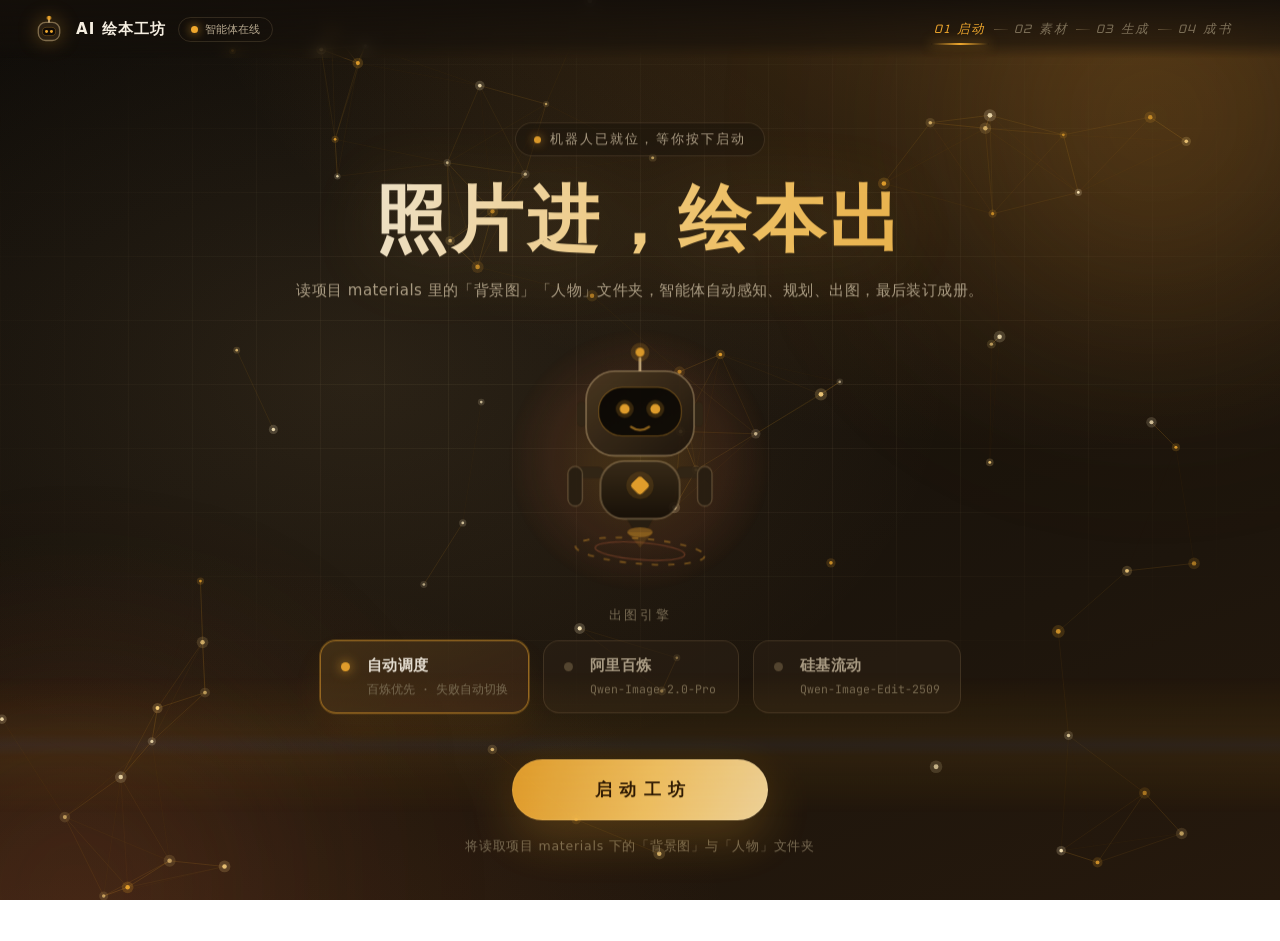
<file: index.html>
<!DOCTYPE html>
<html lang="zh-CN">
<head>
  <meta charset="UTF-8" />
  <!-- GitHub Pages 入口：这里只是跳转，真正的前端在 static/ 目录。
       本地运行时由 FastAPI 直接重定向，不会用到这个文件。 -->
  <meta http-equiv="refresh" content="0; url=static/index.html" />
  <title>AI 绘本工坊</title>
</head>
<body>
  <p>正在进入 <a href="static/index.html">AI 绘本工坊</a>…</p>
</body>
</html>
</file>
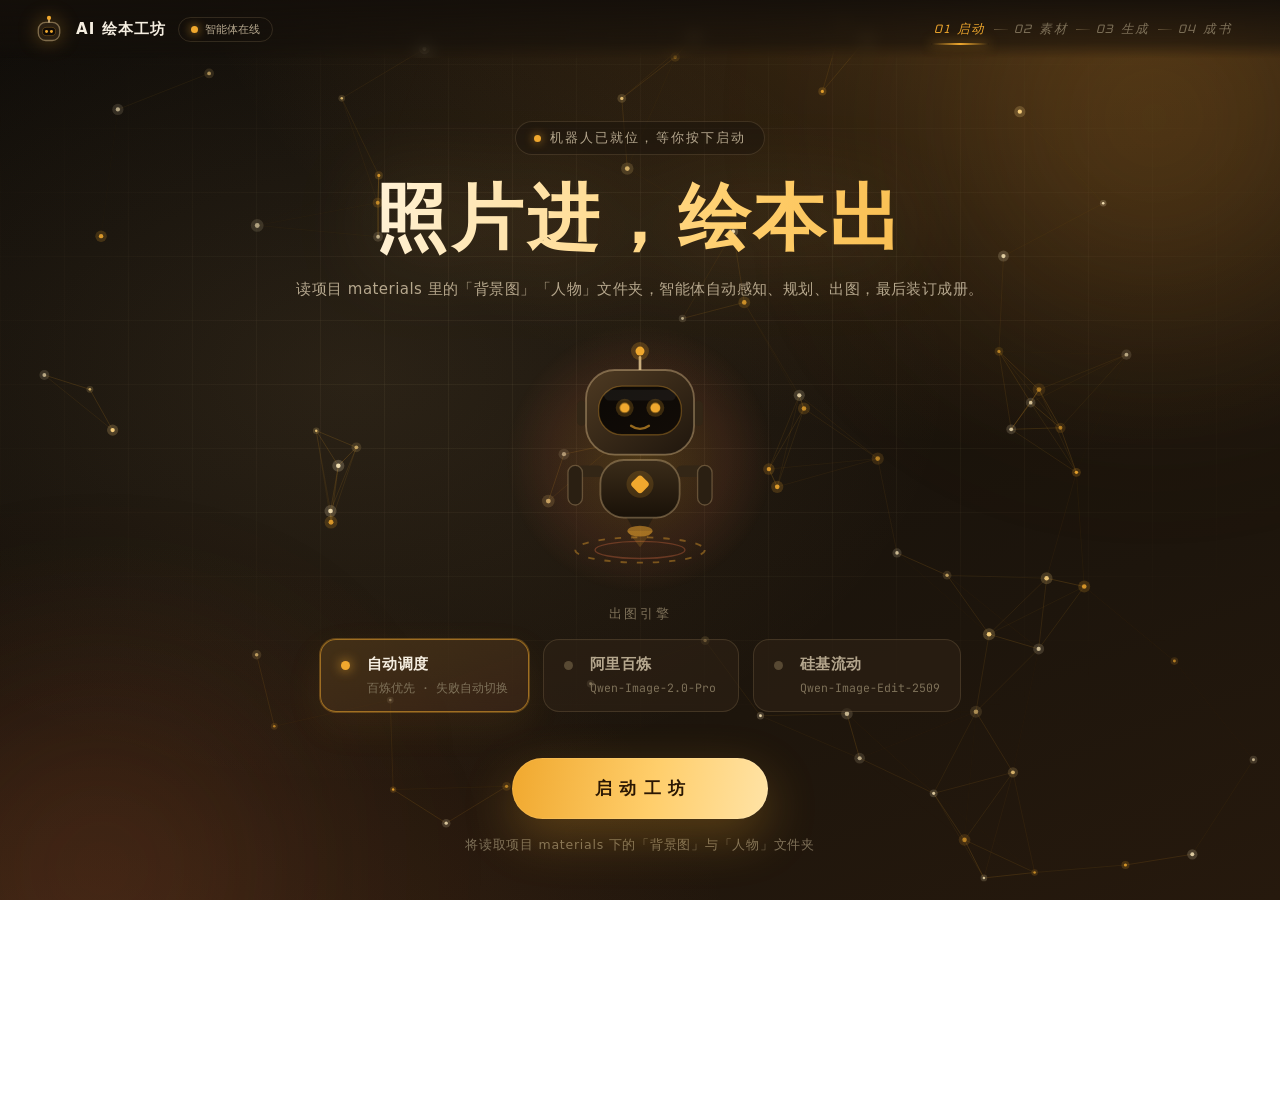
<file: static/index.html>
<!DOCTYPE html>
<html lang="zh-CN">
<head>
  <meta charset="UTF-8" />
  <meta name="viewport" content="width=device-width, initial-scale=1.0" />
  <meta name="theme-color" content="#100D09" />
  <title>AI 绘本工坊 · 照片进，绘本出</title>
  <!-- 内联 SVG 图标：机器人小头像，避免浏览器请求 /favicon.ico 产生 404 -->
  <link rel="icon" href="data:image/svg+xml,<svg xmlns='http://www.w3.org/2000/svg' viewBox='0 0 100 100'><text y='.9em' font-size='90'>🤖</text></svg>" />
  <link rel="stylesheet" href="style.css" />
</head>
<body>
  <!-- 全局背景：极光光斑 + 蓝图网格 + 暖光层（成书时点亮）+ 星链粒子 -->
  <div class="backdrop" aria-hidden="true">
    <div class="aurora aurora-a"></div>
    <div class="aurora aurora-b"></div>
    <div class="blueprint"></div>
    <div class="warmth"></div>
    <canvas class="fx-canvas" id="fxCanvas"></canvas>
  </div>

  <!-- ============ 顶部 HUD：品牌 + 流程步进 ============ -->
  <header class="hud">
    <div class="hud-brand">
      <svg class="hud-bot" viewBox="0 0 36 34" xmlns="http://www.w3.org/2000/svg" fill="none" aria-hidden="true">
        <path d="M18 9 v-4" stroke="rgba(238,206,150,0.85)" stroke-width="2" stroke-linecap="round"/>
        <circle class="antenna-dot" cx="18" cy="3.5" r="2.6" fill="#f0a82e"/>
        <rect x="5" y="9" width="26" height="22" rx="9" fill="#2a1f12" stroke="rgba(236,206,152,0.45)" stroke-width="1.6"/>
        <rect x="10" y="15" width="16" height="10" rx="5" fill="#0f0a06" stroke="rgba(240,168,46,0.3)" stroke-width="1"/>
        <circle cx="15" cy="20" r="1.8" fill="#f0a82e"/>
        <circle cx="21" cy="20" r="1.8" fill="#f0a82e"/>
      </svg>
      <span class="hud-name">AI 绘本工坊</span>
      <span class="hud-status"><i class="led"></i>智能体在线</span>
    </div>
    <nav class="hud-steps" id="hudSteps" aria-label="流程进度">
      <span class="hstep" data-stage="stage-welcome"><i class="hstep-no">01</i><i class="hstep-txt">启动</i></span>
      <span class="hstep" data-stage="stage-loading"><i class="hstep-no">02</i><i class="hstep-txt">素材</i></span>
      <span class="hstep" data-stage="stage-console"><i class="hstep-no">03</i><i class="hstep-txt">生成</i></span>
      <span class="hstep" data-stage="stage-book"><i class="hstep-no">04</i><i class="hstep-txt">成书</i></span>
    </nav>
  </header>

  <main>
  <!-- ============ 阶段一 · 欢迎页 ============ -->
  <section id="stage-welcome" class="stage active">
    <div class="welcome-inner">
      <p class="kicker"><span class="kicker-led"></span>机器人已就位，等你按下启动</p>
      <h1 class="headline">照片进，绘本出</h1>
      <p class="subline">读项目 materials 里的「背景图」「人物」文件夹，智能体自动感知、规划、出图，最后装订成册。</p>

      <!-- 机器人吉祥物：眼睛跟随鼠标 / 悬停挥手 / 点击跳一下 -->
      <div class="hero-bot" id="heroBot" aria-hidden="true">
        <svg class="bot-svg" viewBox="0 0 220 258" xmlns="http://www.w3.org/2000/svg" fill="none">
          <defs>
            <linearGradient id="heroHeadG" x1="0" y1="0" x2="1" y2="1">
              <stop offset="0" stop-color="#4e3a22"/>
              <stop offset="1" stop-color="#1f160d"/>
            </linearGradient>
            <linearGradient id="heroBodyG" x1="0" y1="0" x2="0" y2="1">
              <stop offset="0" stop-color="#3b2c19"/>
              <stop offset="1" stop-color="#191108"/>
            </linearGradient>
            <linearGradient id="heroVisorG" x1="0" y1="0" x2="1" y2="1">
              <stop offset="0" stop-color="#0b0805"/>
              <stop offset="1" stop-color="#120c07"/>
            </linearGradient>
          </defs>

          <!-- 全息底座光环 -->
          <g class="robot-ring">
            <ellipse cx="110" cy="240" rx="72" ry="14" stroke="rgba(240,168,46,0.4)" stroke-width="2" stroke-dasharray="7 11"/>
            <ellipse cx="110" cy="240" rx="50" ry="9.5" stroke="rgba(196,97,60,0.4)" stroke-width="1.5"/>
          </g>

          <!-- 手臂：右臂响应悬停挥手 -->
          <g class="robot-arm robot-arm-left">
            <rect x="38" y="146" width="32" height="13" rx="6.5" fill="#332616"/>
            <rect x="30" y="146" width="16" height="44" rx="8" fill="#2a1f12" stroke="rgba(236,206,152,0.28)" stroke-width="1.5"/>
          </g>
          <g class="robot-arm robot-arm-right">
            <rect x="150" y="146" width="32" height="13" rx="6.5" fill="#332616"/>
            <rect x="174" y="146" width="16" height="44" rx="8" fill="#2a1f12" stroke="rgba(236,206,152,0.28)" stroke-width="1.5"/>
          </g>

          <!-- 悬浮喷口与光束 -->
          <path d="M94 202 h32 l-7 12 h-18 z" fill="#2a1f12"/>
          <ellipse class="jet-flame" cx="110" cy="219" rx="14" ry="6" fill="rgba(240,168,46,0.5)"/>
          <path class="jet-beam" d="M96 219 h28 l-14 18 z" fill="rgba(240,168,46,0.18)"/>

          <!-- 身体与胸口能量核 -->
          <g class="robot-body">
            <rect x="66" y="140" width="88" height="64" rx="26" fill="url(#heroBodyG)" stroke="rgba(236,206,152,0.32)" stroke-width="2"/>
            <circle class="chest-glow" cx="110" cy="167" r="15" fill="rgba(240,168,46,0.16)"/>
            <rect class="chest-gem" x="102" y="159" width="16" height="16" rx="4" transform="rotate(45 110 167)" fill="#f0a82e"/>
          </g>

          <!-- 头部 -->
          <g class="robot-head">
            <path d="M110 40 v-14" stroke="rgba(238,206,150,0.8)" stroke-width="3" stroke-linecap="round"/>
            <circle class="antenna-halo" cx="110" cy="19" r="10" fill="rgba(240,168,46,0.22)"/>
            <circle class="antenna-dot" cx="110" cy="19" r="5" fill="#f0a82e"/>
            <rect x="40" y="74" width="10" height="28" rx="5" fill="#332616"/>
            <rect x="170" y="74" width="10" height="28" rx="5" fill="#332616"/>
            <rect x="50" y="40" width="120" height="94" rx="32" fill="url(#heroHeadG)" stroke="rgba(236,206,152,0.38)" stroke-width="2"/>
            <rect x="64" y="58" width="92" height="54" rx="26" fill="url(#heroVisorG)" stroke="rgba(240,168,46,0.3)" stroke-width="1.5"/>
            <rect class="visor-sheen" x="70" y="62" width="80" height="12" rx="6" fill="rgba(255,255,255,0.05)"/>
            <g class="robot-eye">
              <circle cx="93" cy="82" r="10" fill="rgba(240,168,46,0.2)"/>
              <g class="bot-pupil"><circle cx="93" cy="82" r="5.5" fill="#f0a82e"/></g>
            </g>
            <g class="robot-eye">
              <circle cx="127" cy="82" r="10" fill="rgba(240,168,46,0.2)"/>
              <g class="bot-pupil"><circle cx="127" cy="82" r="5.5" fill="#f0a82e"/></g>
            </g>
            <path d="M100 102 q10 7 20 0" stroke="rgba(240,168,46,0.6)" stroke-width="2.5" stroke-linecap="round"/>
          </g>
        </svg>
      </div>

      <div class="engine-pick">
        <p class="pick-label">出图引擎</p>
        <div class="model-switch" id="modelSwitch" role="group" aria-label="模型切换">
          <button class="model-btn on" data-model="auto">
            <span class="model-led"></span>
            <span class="model-name">自动调度</span>
            <span class="model-desc">百炼优先 · 失败自动切换</span>
          </button>
          <button class="model-btn" data-model="bailian">
            <span class="model-led"></span>
            <span class="model-name">阿里百炼</span>
            <span class="model-desc">Qwen-Image-2.0-Pro</span>
          </button>
          <button class="model-btn" data-model="siliconflow">
            <span class="model-led"></span>
            <span class="model-name">硅基流动</span>
            <span class="model-desc">Qwen-Image-Edit-2509</span>
          </button>
        </div>
      </div>

      <button id="btnLaunch" class="btn-launch">
        <span class="btn-launch-glow"></span>
        <span class="btn-launch-text">启动工坊</span>
      </button>
      <p class="launch-hint">将读取项目 materials 下的「背景图」与「人物」文件夹</p>
    </div>
  </section>

  <!-- ============ 阶段二 · 读取素材 ============ -->
  <section id="stage-loading" class="stage">
    <div class="loading-inner" id="loadingView">
      <div class="scan-stage">
        <div class="radar">
          <span class="radar-sweep"></span>
          <span class="radar-ring radar-ring-a"></span>
          <span class="radar-ring radar-ring-b"></span>
          <!-- 扫描机器人：面罩里有一条上下扫动的扫描线 -->
          <svg class="scan-bot" viewBox="0 0 64 58" xmlns="http://www.w3.org/2000/svg" fill="none" aria-hidden="true">
            <path d="M32 13 v-6" stroke="rgba(238,206,150,0.85)" stroke-width="2.5" stroke-linecap="round"/>
            <circle class="antenna-dot" cx="32" cy="5.5" r="3.5" fill="#f0a82e"/>
            <rect x="10" y="13" width="44" height="38" rx="15" fill="#2a1f12" stroke="rgba(236,206,152,0.45)" stroke-width="2"/>
            <rect x="17" y="22" width="30" height="20" rx="10" fill="#0f0a06" stroke="rgba(240,168,46,0.35)" stroke-width="1"/>
            <g class="robot-eye"><circle cx="27" cy="32" r="3" fill="#f0a82e"/></g>
            <g class="robot-eye"><circle cx="37" cy="32" r="3" fill="#f0a82e"/></g>
            <rect class="bot-scanline" x="19" y="31" width="26" height="2" rx="1" fill="rgba(240,168,46,0.75)"/>
          </svg>
        </div>
      </div>
      <p class="loading-text">正在读取素材<span class="dots"><i>.</i><i>.</i><i>.</i></span></p>
      <!-- 终端风格扫描日志：由 app.js 逐行追加 -->
      <ul class="scan-log" id="scanLog" aria-hidden="true"></ul>
    </div>
    <div class="loading-error hidden" id="loadingError">
      <p class="error-icon">!</p>
      <p class="error-text" id="loadingErrorText"></p>
      <button class="btn-ghost" id="btnBackHome">返回首页</button>
    </div>
  </section>

  <!-- ============ 阶段三 · 生成控制台 ============ -->
  <section id="stage-console" class="stage">
    <div class="console-inner">
      <header class="console-head">
        <div class="console-title">
          <!-- 小机器人头像：天线常亮呼吸，眼睛会眨 -->
          <svg class="bot-avatar" viewBox="0 0 64 58" xmlns="http://www.w3.org/2000/svg" fill="none" aria-hidden="true">
            <path d="M32 13 v-6" stroke="rgba(238,206,150,0.85)" stroke-width="2.5" stroke-linecap="round"/>
            <circle class="antenna-dot" cx="32" cy="5.5" r="3.5" fill="#f0a82e"/>
            <rect x="10" y="13" width="44" height="38" rx="15" fill="#2a1f12" stroke="rgba(236,206,152,0.45)" stroke-width="2"/>
            <rect x="17" y="22" width="30" height="20" rx="10" fill="#0f0a06" stroke="rgba(240,168,46,0.35)" stroke-width="1"/>
            <g class="robot-eye"><circle cx="27" cy="32" r="3" fill="#f0a82e"/></g>
            <g class="robot-eye"><circle cx="37" cy="32" r="3" fill="#f0a82e"/></g>
          </svg>
          <span class="console-name">智能体运行中</span>
          <span class="console-pipe">感知 → 规划 → 出图</span>
        </div>
        <div class="console-meta">
          <span class="meta-chip" id="chipProgress">第 1 / 1 张</span>
          <span class="meta-chip" id="chipModel">自动调度</span>
        </div>
      </header>

      <!-- 逐张任务的时间线，任务卡片由 JS 依次追加 -->
      <div class="timeline" id="timeline"></div>

      <!-- 任务类型询问卡片 -->
      <div class="ask-card hud-frame hidden" id="askCard">
        <p class="ask-title" id="askTitle">第 1 张 · 选择任务类型</p>
        <p class="ask-sub" id="askSub">背景：背景图（一）</p>
        <!-- 本次待传素材预览：背景图 + 人物图 -->
        <div class="ask-preview">
          <figure class="ask-thumb">
            <img id="askBgImg" alt="本次背景图" />
            <figcaption id="askBgName">背景图</figcaption>
          </figure>
          <span class="ask-plus">＋</span>
          <figure class="ask-thumb">
            <img id="askPersonImg" alt="人物参照图" />
            <figcaption id="askPersonName">人物</figcaption>
          </figure>
        </div>
        <textarea id="askExtra" class="ask-extra" rows="2"
          placeholder="可选：补充这一张的额外要求，例如“躲在树后探出头”，留空则由智能体自行安排"></textarea>
        <div class="ask-actions">
          <button class="btn-task btn-task-real" id="btnTaskReal">
            <span class="task-name">真人融合</span>
            <span class="task-desc">真人自然融入背景</span>
          </button>
          <button class="btn-task btn-task-toon" id="btnTaskToon">
            <span class="task-name">卡通形象</span>
            <span class="task-desc">卡通化并保留本人特征</span>
          </button>
        </div>
      </div>

      <!-- 全部生成完毕：装订入口（不自动跳绘本，先让用户看清最后一张） -->
      <div class="book-cta hud-frame hidden" id="bookCta">
        <p class="book-cta-title">全部生成完成</p>
        <p class="book-cta-sub" id="bookCtaCount">已完成 0 张</p>
        <button class="btn-make-book" id="btnMakeBook">生成绘本</button>
      </div>
    </div>
  </section>

  <!-- ============ 阶段四 · 儿童绘本 ============ -->
  <section id="stage-book" class="stage">
    <div class="book-hall">
      <p class="book-caption">
        <!-- 陪读机器人 -->
        <svg class="bot-mini" viewBox="0 0 64 58" xmlns="http://www.w3.org/2000/svg" fill="none" aria-hidden="true">
          <path d="M32 13 v-6" stroke="rgba(238,206,150,0.85)" stroke-width="2.5" stroke-linecap="round"/>
          <circle class="antenna-dot" cx="32" cy="5.5" r="3.5" fill="#f0a82e"/>
          <rect x="10" y="13" width="44" height="38" rx="15" fill="#2a1f12" stroke="rgba(236,206,152,0.45)" stroke-width="2"/>
          <rect x="17" y="22" width="30" height="20" rx="10" fill="#0f0a06" stroke="rgba(240,168,46,0.35)" stroke-width="1"/>
          <g class="robot-eye"><circle cx="27" cy="32" r="3" fill="#f0a82e"/></g>
          <g class="robot-eye"><circle cx="37" cy="32" r="3" fill="#f0a82e"/></g>
        </svg>
        装订完成 · 点右页向后翻，点左页向前翻
      </p>
      <div class="book-scene">
        <div class="book-dust" aria-hidden="true"></div>
        <div class="book" id="book"><!-- 书页由 JS 生成 --></div>
      </div>
      <p class="scroll-hint">继续下滑<span class="scroll-arrow">↓</span></p>
    </div>
    <div class="book-footer">
      <p class="footer-text">对这一册不满意？可以推倒重来，之前的生成结果将作废。</p>
      <button class="btn-regen" id="btnRegen">重新生成</button>
    </div>
  </section>
  </main>

  <!-- 图片放大查看：点击生成结果缩略图打开，点空白或按 Esc 关闭 -->
  <div class="lightbox hidden" id="lightbox" role="dialog" aria-modal="true" aria-label="放大查看生成的图片">
    <button class="lightbox-close" id="lightboxClose" aria-label="关闭放大查看">×</button>
    <img class="lightbox-img" id="lightboxImg" alt="生成结果放大图" />
  </div>

  <script src="app.js"></script>
</body>
</html>
</file>
<file: static/style.css>
/* ==========================================================================
   AI 绘本工坊 · 「暖黑工坊」视觉系统
   --------------------------------------------------------------------------
   概念：机器人经营的夜间工坊，铜金单色系（2026 暖中性色方向）。
   · 阶段一至三 —— 暖黑工坊：暖调近黑底 + 铜金（机器能量）+ 陶土（人物笔触）
   · 阶段四     —— 书本点亮后，整个世界亮起暖金灯光
   字体：Tektur（拉丁标题/数字）· JetBrains Mono（数据标签）· 系统中文
   ========================================================================== */

/* ---------- 字体（取自项目 canvas-design 技能自带 OFL 字体，本地离线） ---------- */
@font-face {
  font-family: "Tektur";
  src: url("assets/fonts/Tektur-Regular.ttf") format("truetype");
  font-weight: 400; font-style: normal; font-display: swap;
}
@font-face {
  font-family: "Tektur";
  src: url("assets/fonts/Tektur-Medium.ttf") format("truetype");
  font-weight: 500 700; font-style: normal; font-display: swap;
}
@font-face {
  font-family: "JetBrains Mono";
  src: url("assets/fonts/JetBrainsMono-Regular.ttf") format("truetype");
  font-weight: 400; font-style: normal; font-display: swap;
}
@font-face {
  font-family: "JetBrains Mono";
  src: url("assets/fonts/JetBrainsMono-Bold.ttf") format("truetype");
  font-weight: 700; font-style: normal; font-display: swap;
}

/* ---------- 设计令牌 ---------- */
:root {
  /* 色板：暖黑 + 铜金单色系 */
  --panel: rgba(48, 36, 22, 0.55);
  --panel-deep: rgba(33, 25, 16, 0.6);
  --line: rgba(236, 206, 152, 0.14);
  --line-strong: rgba(236, 206, 152, 0.32);
  --text: #f5eee1;
  --text-dim: #b5a78e;
  --text-faint: #7e7159;
  --brass: #f0a82e;         /* 主强调：机器 / 状态（铜金） */
  --honey: #ffce6b;         /* 高光过渡：按钮渐变 / 描边 */
  --rust: #c3613c;          /* 次强调：陶土 / 人物 */
  --jade: #7fb394;          /* 完成 / 成功 */
  --cream: #f7e6c4;         /* 成书后的暖光文字 */
  --danger: #e5533d;
  --paper: #f7f1e3;

  /* 字体 */
  --font-body: "HarmonyOS Sans SC", "MiSans", "PingFang SC", "Microsoft YaHei",
               "Noto Sans SC", system-ui, sans-serif;
  --font-display: "Tektur", "HarmonyOS Sans SC", "Microsoft YaHei", sans-serif;
  --font-mono: "JetBrains Mono", "Cascadia Code", Consolas, monospace;

  /* 动效（分级时长 + 减速曲线） */
  --ease-out: cubic-bezier(0.16, 1, 0.3, 1);
  --ease-quart: cubic-bezier(0.25, 1, 0.5, 1);

  /* 布局 */
  --hud-h: 58px;
  --r-lg: 20px;
}

* { margin: 0; padding: 0; box-sizing: border-box; }

/* 底色只画在 html 上：body 不重复画背景，
   避免部分浏览器里 body 背景盖住负层级的背景层（星座粒子） */
html {
  min-height: 100%;
  background: linear-gradient(160deg, #100d09 0%, #16110b 42%, #1d150c 72%, #26190d 100%) fixed;
}
body {
  min-height: 100%;
  color: var(--text);
  font-family: var(--font-body);
  -webkit-font-smoothing: antialiased;
  color-scheme: dark;
}

button { font-family: inherit; cursor: pointer; }
.hidden { display: none !important; }

::selection { background: rgba(240, 168, 46, 0.28); }

/* 键盘可达性：统一焦点环 */
:focus-visible { outline: 2px solid rgba(240, 168, 46, 0.8); outline-offset: 3px; }

/* 滚动条 */
::-webkit-scrollbar { width: 10px; }
::-webkit-scrollbar-track { background: #14100a; }
::-webkit-scrollbar-thumb {
  background: rgba(236, 206, 152, 0.26); border-radius: 999px;
  border: 2px solid #14100a;
}
::-webkit-scrollbar-thumb:hover { background: rgba(240, 168, 46, 0.45); }

/* ==========================================================================
   全局背景层
   ========================================================================== */
.backdrop {
  position: fixed; inset: 0; z-index: -1; overflow: hidden;
  background:
    radial-gradient(1400px 900px at 82% -12%, rgba(214, 138, 46, 0.26), transparent 62%),
    radial-gradient(1100px 720px at 6% 108%, rgba(183, 92, 48, 0.20), transparent 60%),
    radial-gradient(900px 620px at 28% 42%, rgba(233, 189, 120, 0.10), transparent 66%),
    linear-gradient(160deg, #100d09 0%, #16110b 42%, #1d150c 72%, #26190d 100%);
}
.aurora {
  position: absolute; border-radius: 50%; filter: blur(110px);
  z-index: 0;
}
.aurora-a {
  width: 560px; height: 560px; top: -18%; right: -12%;
  background: radial-gradient(circle, rgba(219, 143, 45, 0.32), transparent 68%);
  animation: aurora-drift 22s ease-in-out infinite alternate;
}
.aurora-b {
  width: 460px; height: 460px; bottom: -22%; left: -10%;
  background: radial-gradient(circle, rgba(183, 92, 48, 0.26), transparent 68%);
  animation: aurora-drift 26s ease-in-out -12s infinite alternate-reverse;
}
@keyframes aurora-drift {
  from { transform: translate(0, 0) scale(1); }
  to   { transform: translate(-46px, 38px) scale(1.14); }
}

/* 蓝图网格 */
.blueprint {
  position: absolute; inset: 0; z-index: 1;
  background-image:
    linear-gradient(rgba(236, 206, 152, 0.055) 1px, transparent 1px),
    linear-gradient(90deg, rgba(236, 206, 152, 0.055) 1px, transparent 1px);
  background-size: 64px 64px;
  -webkit-mask-image: radial-gradient(ellipse 85% 65% at 50% 38%, #000 25%, transparent 72%);
  mask-image: radial-gradient(ellipse 85% 65% at 50% 38%, #000 25%, transparent 72%);
}

/* 暖光层：进入绘本阶段时由 body.book-mode 点亮（科技 → 童话的转场） */
.warmth {
  position: absolute; inset: 0; z-index: 2; opacity: 0;
  transition: opacity 1.4s var(--ease-quart);
  background:
    radial-gradient(1200px 800px at 50% 26%, rgba(255, 196, 92, 0.26), transparent 62%),
    radial-gradient(900px 700px at 50% 94%, rgba(255, 150, 92, 0.14), transparent 66%),
    linear-gradient(165deg, rgba(122, 78, 32, 0.42), rgba(138, 82, 48, 0.32));
}
body.book-mode .warmth { opacity: 1; }

/* 星链粒子画布：由 app.js 手绘（与光标连成星座网络）。
   z-index: 3 保证它永远画在其余背景层之上，不会被任何背景层遮住 */
.fx-canvas {
  position: absolute; inset: 0; z-index: 3;
  width: 100%; height: 100%;
  pointer-events: none;
}

/* ==========================================================================
   顶部 HUD：品牌 + 流程步进（01–04 是真实流程顺序）
   ========================================================================== */
.hud {
  position: fixed; top: 0; left: 0; right: 0; z-index: 40;
  height: var(--hud-h);
  display: flex; align-items: center; justify-content: space-between; gap: 16px;
  padding: 0 clamp(16px, 3vw, 34px);
  background: linear-gradient(180deg, rgba(20, 15, 10, 0.92), rgba(20, 15, 10, 0.55) 74%, transparent);
  -webkit-backdrop-filter: blur(8px); backdrop-filter: blur(8px);
}
.hud-brand { display: flex; align-items: center; gap: 12px; min-width: 0; }
.hud-bot {
  width: 30px; height: 28px; flex: none;
  filter: drop-shadow(0 0 10px rgba(240, 168, 46, 0.35));
}
.hud-name { font-size: 15px; font-weight: 700; letter-spacing: 0.07em; white-space: nowrap; }
.hud-status {
  display: inline-flex; align-items: center; gap: 7px; white-space: nowrap;
  font-family: var(--font-mono); font-size: 11px; color: var(--text-dim);
  border: 1px solid var(--line); border-radius: 999px; padding: 4px 12px;
}
.led {
  width: 7px; height: 7px; border-radius: 50%;
  background: var(--brass); box-shadow: 0 0 10px rgba(240, 168, 46, 0.9);
  animation: led-breathe 2.6s ease-in-out infinite;
}
body.book-mode .led { background: var(--cream); box-shadow: 0 0 10px rgba(247, 230, 196, 0.9); }
@keyframes led-breathe {
  0%, 100% { opacity: 1; }
  50%      { opacity: 0.42; }
}

.hud-steps { display: flex; align-items: center; }
.hstep {
  position: relative; display: inline-flex; align-items: baseline; gap: 7px;
  padding: 6px 14px; color: var(--text-faint);
  transition: color 0.3s var(--ease-quart);
}
.hstep:not(:last-child)::after {
  content: ""; position: absolute; right: -8px; top: 50%;
  width: 14px; height: 1px;
  background: linear-gradient(90deg, rgba(236, 206, 152, 0.3), rgba(236, 206, 152, 0.06));
}
.hstep-no { font-family: var(--font-display); font-size: 12px; letter-spacing: 0.1em; }
.hstep-txt { font-size: 12.5px; letter-spacing: 0.12em; }
.hstep.on { color: var(--brass); }
.hstep.on::before {
  content: ""; position: absolute; left: 14%; right: 14%; bottom: -1px; height: 2px;
  border-radius: 2px;
  background: linear-gradient(90deg, transparent, var(--brass), transparent);
  box-shadow: 0 0 12px rgba(240, 168, 46, 0.7);
}
.hstep.done { color: rgba(240, 168, 46, 0.55); }
body.book-mode .hstep.on { color: var(--cream); }
body.book-mode .hstep.on::before {
  background: linear-gradient(90deg, transparent, var(--cream), transparent);
  box-shadow: 0 0 12px rgba(247, 230, 196, 0.7);
}
body.book-mode .hstep.done { color: rgba(247, 230, 196, 0.55); }

/* ==========================================================================
   阶段容器：每次切换播放一次「上电」扫光
   ========================================================================== */
.stage {
  display: none;
  min-height: 100vh;
  padding-top: var(--hud-h);
}
@supports (min-height: 100svh) {
  .stage { min-height: 100svh; }
}
.stage.active { display: block; animation: stage-in 0.55s var(--ease-out) both; }
@keyframes stage-in {
  from { opacity: 0; transform: translateY(16px); }
  to   { opacity: 1; transform: none; }
}
/* 上电扫光：一道能量光带自上而下扫过整屏 */
.stage.active::before {
  content: ""; position: fixed; left: 0; right: 0; top: 0; height: 150px;
  z-index: 30; pointer-events: none;
  background: linear-gradient(180deg,
    transparent,
    rgba(240, 168, 46, 0.13) 42%,
    rgba(255, 255, 255, 0.10) 50%,
    rgba(240, 168, 46, 0.13) 58%,
    transparent);
  animation: power-wipe 1s var(--ease-out) both;
}
@keyframes power-wipe {
  0%   { transform: translateY(-170px); opacity: 0; }
  14%  { opacity: 1; }
  100% { transform: translateY(105vh); opacity: 0; }
}

/* ==========================================================================
   共享组件
   ========================================================================== */

/* HUD 角标框：左上 + 右下两角 */
.hud-frame { position: relative; }
.hud-frame::before, .hud-frame::after {
  content: ""; position: absolute; width: 16px; height: 16px;
  border: 2px solid rgba(240, 168, 46, 0.55); pointer-events: none;
}
.hud-frame::before { top: -2px; left: -2px; border-right: 0; border-bottom: 0; border-radius: 6px 0 0 0; }
.hud-frame::after { bottom: -2px; right: -2px; border-left: 0; border-top: 0; border-radius: 0 0 6px 0; }

/* 幽灵按钮 */
.btn-ghost {
  padding: 12px 40px; border-radius: 999px; font-size: 15px;
  background: transparent; color: var(--text);
  border: 1px solid var(--line-strong); transition: all 0.2s var(--ease-quart);
}
.btn-ghost:hover { border-color: var(--brass); color: var(--brass); }

/* 小按钮 */
.btn-mini {
  padding: 8px 24px; font-size: 13px; border-radius: 999px;
  background: transparent; color: var(--text);
  border: 1px solid var(--line-strong); transition: all 0.2s var(--ease-quart);
}
.btn-mini:hover { border-color: var(--brass); color: var(--brass); }

/* 数据小芯片 */
.meta-chip {
  font-family: var(--font-mono); font-size: 12.5px; color: var(--text-dim);
  padding: 7px 16px; border-radius: 999px;
  background: var(--panel); border: 1px solid var(--line);
}

/* ==========================================================================
   阶段一 · 欢迎页
   ========================================================================== */
#stage-welcome.active { display: flex; align-items: center; justify-content: center; }
.welcome-inner {
  text-align: center; max-width: 780px;
  padding: clamp(36px, 7vh, 84px) 24px 72px;
}

.kicker {
  display: inline-flex; align-items: center; gap: 9px;
  font-size: 13px; color: var(--text-dim); letter-spacing: 0.16em;
  padding: 7px 18px; border-radius: 999px;
  border: 1px solid var(--line); background: rgba(28, 21, 13, 0.55);
}
.kicker-led {
  width: 7px; height: 7px; border-radius: 50%;
  background: var(--brass); box-shadow: 0 0 10px rgba(240, 168, 46, 0.8);
  animation: led-breathe 2.4s ease-in-out infinite;
}

/* 全息标题：工坊唯一的渐变用色处 */
.headline {
  margin-top: 22px;
  font-size: clamp(40px, 6.6vw, 72px); font-weight: 800;
  line-height: 1.14; letter-spacing: 0.05em;
  background: linear-gradient(96deg, #fff4dd 4%, #ffce6b 34%, #f0a82e 66%, #ffe6b8 92%);
  background-size: 190% 100%;
  -webkit-background-clip: text; background-clip: text; color: transparent;
  filter: drop-shadow(0 8px 44px rgba(255, 196, 92, 0.24));
  animation: title-flow 9s ease-in-out infinite alternate;
}
@keyframes title-flow {
  from { background-position: 0% 50%; }
  to   { background-position: 100% 50%; }
}
.subline {
  margin-top: 16px; color: var(--text-dim);
  font-size: 15px; line-height: 1.9; letter-spacing: 0.03em;
}

/* ---------- 机器人吉祥物 ---------- */
.hero-bot {
  position: relative; width: min(198px, 46vw);
  margin: 30px auto 0; cursor: pointer;
  animation: bot-float 4.8s ease-in-out infinite;
}
.hero-bot::before {
  content: ""; position: absolute; left: 50%; top: 54%;
  width: 270px; height: 270px; transform: translate(-50%, -50%);
  pointer-events: none;
  background: radial-gradient(circle,
    rgba(240, 168, 46, 0.20), rgba(196, 97, 60, 0.12) 46%, transparent 70%);
}
.bot-svg { position: relative; display: block; width: 100%; height: auto; }

@keyframes bot-float {
  0%, 100% { transform: translateY(0); }
  50%      { transform: translateY(-12px); }
}

/* 头部轻微浮动，让机器人看起来是「活的」 */
.robot-head {
  transform-box: fill-box; transform-origin: center;
  animation: head-bob 5.2s ease-in-out infinite;
}
@keyframes head-bob {
  0%, 100% { transform: translateY(0); }
  50%      { transform: translateY(-2.5px); }
}

/* 眼睛：长时间睁着，偶尔眨一下；瞳孔由 JS 跟随鼠标 */
.robot-eye {
  transform-box: fill-box; transform-origin: center;
  animation: bot-blink 5.6s infinite;
}
@keyframes bot-blink {
  0%, 91%, 100% { transform: scaleY(1); }
  93%, 95%      { transform: scaleY(0.12); }
}
.bot-pupil { will-change: transform; }

/* 天线：呼吸光点 */
.antenna-dot { animation: antenna-blink 2.4s ease-in-out infinite; }
@keyframes antenna-blink {
  0%, 100% { opacity: 1; }
  50%      { opacity: 0.35; }
}
.antenna-halo {
  transform-box: fill-box; transform-origin: center;
  animation: antenna-halo 2.4s ease-in-out infinite;
}
@keyframes antenna-halo {
  0%, 100% { transform: scale(1); opacity: 0.85; }
  50%      { transform: scale(1.55); opacity: 0.2; }
}

/* 全息底座 / 胸口能量核 / 悬浮喷口 */
.robot-ring {
  transform-box: fill-box; transform-origin: center;
  animation: ring-spin 16s linear infinite;
}
@keyframes ring-spin { to { transform: rotate(360deg); } }

.chest-glow {
  transform-box: fill-box; transform-origin: center;
  animation: chest-pulse 3s ease-in-out infinite;
}
@keyframes chest-pulse {
  0%, 100% { transform: scale(1); opacity: 0.9; }
  50%      { transform: scale(1.4); opacity: 0.4; }
}
.jet-flame {
  transform-box: fill-box; transform-origin: center;
  animation: jet-flicker 1.4s ease-in-out infinite;
}
.jet-beam {
  transform-box: fill-box; transform-origin: top;
  animation: beam-flicker 1.4s ease-in-out infinite;
}
@keyframes jet-flicker {
  0%, 100% { transform: scaleY(1); opacity: 0.85; }
  50%      { transform: scaleY(0.55); opacity: 0.4; }
}
@keyframes beam-flicker {
  0%, 100% { transform: scaleY(1); opacity: 1; }
  50%      { transform: scaleY(0.72); opacity: 0.5; }
}

/* 面罩内周期性扫过的一道高光 */
.visor-sheen {
  transform-box: fill-box; transform-origin: top;
  animation: visor-sheen 4.6s ease-in-out infinite;
}
@keyframes visor-sheen {
  0%, 16%   { transform: translateY(0); opacity: 0; }
  24%       { opacity: 0.9; }
  44%, 100% { transform: translateY(34px); opacity: 0; }
}

/* 悬停打招呼：右臂挥三下 */
.robot-arm-right { transform-box: fill-box; transform-origin: 42% 4%; }
.hero-bot:hover .robot-arm-right { animation: bot-wave 0.7s ease-in-out 3; }
@keyframes bot-wave {
  0%, 100% { transform: rotate(0deg); }
  50%      { transform: rotate(-24deg); }
}

/* 点击彩蛋：跳一下 + 能量核闪亮 */
.hero-bot.hop { animation: bot-hop 0.85s var(--ease-out); }
@keyframes bot-hop {
  0%   { transform: translateY(0); }
  22%  { transform: translateY(-26px) scale(1.02); }
  46%  { transform: translateY(0); }
  62%  { transform: translateY(-10px); }
  82%  { transform: translateY(0); }
  100% { transform: translateY(0); }
}
.hero-bot.hop .chest-gem { animation: gem-flash 0.85s var(--ease-out); }
@keyframes gem-flash {
  0%, 100% { filter: none; }
  30%      { filter: drop-shadow(0 0 14px rgba(240, 168, 46, 1)); }
}

/* ---------- 引擎选择 ---------- */
.engine-pick { margin: 40px auto 0; }
.pick-label {
  font-size: 12.5px; color: var(--text-faint);
  letter-spacing: 0.22em; margin-bottom: 16px;
}
.model-switch { display: flex; gap: 14px; justify-content: center; flex-wrap: wrap; }
.model-btn {
  position: relative; display: flex; flex-direction: column; gap: 6px;
  text-align: left; min-width: 196px; padding: 15px 20px 15px 46px;
  border-radius: 16px; color: var(--text-dim);
  background: var(--panel); border: 1px solid var(--line);
  -webkit-backdrop-filter: blur(10px); backdrop-filter: blur(10px);
  transition: border-color 0.25s var(--ease-quart), transform 0.25s var(--ease-quart),
              box-shadow 0.25s var(--ease-quart), color 0.25s;
}
.model-btn:hover { transform: translateY(-2px); border-color: var(--line-strong); }
.model-led {
  position: absolute; left: 20px; top: 21px;
  width: 9px; height: 9px; border-radius: 50%;
  background: rgba(236, 206, 152, 0.25);
  transition: background 0.25s, box-shadow 0.25s;
}
.model-btn.on {
  color: var(--text);
  border-color: rgba(240, 168, 46, 0.55);
  background: linear-gradient(160deg, rgba(240, 168, 46, 0.12), rgba(196, 97, 60, 0.08)), var(--panel);
  box-shadow: 0 0 0 1px rgba(240, 168, 46, 0.3), 0 14px 38px rgba(240, 168, 46, 0.08);
}
.model-btn.on .model-led {
  background: var(--brass); box-shadow: 0 0 12px rgba(240, 168, 46, 0.9);
}
.model-name { font-size: 15px; font-weight: 600; letter-spacing: 0.04em; }
.model-desc { font-family: var(--font-mono); font-size: 11.5px; color: var(--text-faint); }

/* ---------- 启动按钮 ---------- */
.btn-launch {
  position: relative; margin-top: 46px;
  padding: 19px 76px; border: none; border-radius: 999px;
  font-size: 17px; font-weight: 700; letter-spacing: 0.42em; text-indent: 0.42em;
  color: #2a1703;
  background: linear-gradient(100deg, var(--brass), var(--honey) 55%, #ffe3a6);
  box-shadow: 0 18px 50px rgba(240, 168, 46, 0.28), inset 0 0 0 1px rgba(255, 255, 255, 0.08);
  transition: transform 0.22s var(--ease-out), box-shadow 0.22s var(--ease-out);
  overflow: hidden;
}
.btn-launch::after {
  content: ""; position: absolute; inset: -3px; border-radius: 999px;
  border: 1px solid rgba(240, 168, 46, 0.4);
  animation: ring-breathe 2.8s ease-in-out infinite;
  pointer-events: none;
}
@keyframes ring-breathe {
  0%, 100% { opacity: 0.25; transform: scale(1); }
  50%      { opacity: 0.8;  transform: scale(1.02); }
}
.btn-launch:hover {
  transform: translateY(-3px);
  box-shadow: 0 26px 64px rgba(240, 168, 46, 0.36), inset 0 0 0 1px rgba(255, 255, 255, 0.14);
}
.btn-launch:active { transform: translateY(0) scale(0.985); }
.btn-launch-glow {
  position: absolute; inset: 0;
  background: linear-gradient(115deg, transparent 30%, rgba(255, 255, 255, 0.55) 50%, transparent 70%);
  transform: translateX(-120%);
  animation: sheen 3.2s ease-in-out infinite;
}
@keyframes sheen {
  0%, 60% { transform: translateX(-120%); }
  100%    { transform: translateX(120%); }
}
.btn-launch-text { position: relative; }
.launch-hint {
  margin-top: 18px; font-size: 12.5px; color: var(--text-faint);
  letter-spacing: 0.06em;
}

/* ==========================================================================
   阶段二 · 读取素材（雷达扫描 + 终端日志）
   ========================================================================== */
#stage-loading.active { display: flex; align-items: center; justify-content: center; }
.loading-inner { text-align: center; padding: 24px; }

.scan-stage { width: 216px; height: 216px; margin: 0 auto 30px; }
.radar { position: relative; width: 100%; height: 100%; display: grid; place-items: center; }
/* 旋转雷达扫描扇面 */
.radar-sweep {
  position: absolute; inset: 0; border-radius: 50%;
  background: conic-gradient(from 0deg, rgba(240, 168, 46, 0.18), transparent 28%);
  animation: spin 2.6s linear infinite;
}
/* 外圈亮弧（用遮罩把圆环抠出来） */
.radar-ring-a {
  position: absolute; inset: 0; border-radius: 50%;
  background: conic-gradient(from 0deg, rgba(240, 168, 46, 0.9), transparent 24%);
  -webkit-mask: radial-gradient(farthest-side, transparent calc(100% - 3px), #000 calc(100% - 2px));
  mask: radial-gradient(farthest-side, transparent calc(100% - 3px), #000 calc(100% - 2px));
  animation: spin 2.2s linear infinite;
}
/* 内圈虚线轨道 */
.radar-ring-b {
  position: absolute; inset: 18%; border-radius: 50%;
  border: 1.5px dashed rgba(196, 97, 60, 0.35);
  animation: spin 9s linear infinite reverse;
}
.scan-bot {
  position: relative; width: 72px; height: auto;
  filter: drop-shadow(0 0 14px rgba(240, 168, 46, 0.35));
}
.bot-scanline {
  transform-box: fill-box; transform-origin: center;
  animation: bot-scan 1.7s ease-in-out infinite alternate;
}
@keyframes bot-scan {
  from { transform: translateY(-5px); }
  to   { transform: translateY(5px); }
}
@keyframes spin { to { transform: rotate(360deg); } }

.loading-text { font-size: 19px; letter-spacing: 0.2em; color: var(--text); }
.dots i { font-style: normal; animation: blink 1.4s infinite; }
.dots i:nth-child(2) { animation-delay: 0.2s; }
.dots i:nth-child(3) { animation-delay: 0.4s; }
@keyframes blink { 0%, 60%, 100% { opacity: 0.15; } 30% { opacity: 1; } }

/* 终端风格扫描日志 */
.scan-log {
  margin: 22px auto 0; min-height: 78px;
  display: flex; flex-direction: column; align-items: center; gap: 8px;
  list-style: none;
  font-family: var(--font-mono); font-size: 12.5px; color: var(--text-dim);
}
.scan-log li {
  display: inline-flex; align-items: center; gap: 10px;
  animation: log-in 0.4s var(--ease-out) both;
}
.scan-log li::before { content: "▸"; color: rgba(240, 168, 46, 0.75); }
@keyframes log-in {
  from { opacity: 0; transform: translateY(8px); }
  to   { opacity: 1; transform: none; }
}

.loading-error { text-align: center; max-width: 520px; padding: 0 24px; }
.error-icon {
  width: 60px; height: 60px; line-height: 56px; margin: 0 auto 24px;
  border-radius: 50%; border: 2px solid var(--danger);
  color: var(--danger); font-size: 30px; font-weight: 700;
}
.error-text { color: var(--text-dim); line-height: 1.8; margin-bottom: 30px; }

/* ==========================================================================
   阶段三 · 生成控制台
   ========================================================================== */
.console-inner { max-width: 900px; margin: 0 auto; padding: 46px 24px 130px; }

.console-head {
  display: flex; justify-content: space-between; align-items: center;
  margin-bottom: 40px; flex-wrap: wrap; gap: 14px;
}
.console-title { display: flex; align-items: center; gap: 12px; flex-wrap: wrap; }
.bot-avatar {
  width: 38px; height: 34px; flex: none;
  filter: drop-shadow(0 0 10px rgba(240, 168, 46, 0.35));
}
.console-name { font-size: 19px; font-weight: 700; letter-spacing: 0.04em; }
.console-pipe {
  font-family: var(--font-mono); font-size: 12px; color: var(--text-faint);
  letter-spacing: 0.14em; padding-left: 14px;
  border-left: 1px solid rgba(236, 206, 152, 0.18);
}
.console-meta { display: flex; gap: 10px; }

/* 任务卡片时间线 */
.timeline { display: flex; flex-direction: column; gap: 26px; }

.job-card {
  position: relative; overflow: hidden;
  border-radius: var(--r-lg); padding: 26px 30px;
  background: linear-gradient(165deg, rgba(52, 39, 24, 0.5), rgba(33, 25, 16, 0.62));
  border: 1px solid var(--line);
  -webkit-backdrop-filter: blur(10px); backdrop-filter: blur(10px);
  animation: stage-in 0.5s var(--ease-out) both;
}
/* 运行中：顶边能量光束来回扫描 */
.job-card.running {
  border-color: rgba(240, 168, 46, 0.3);
  box-shadow: 0 0 34px rgba(240, 168, 46, 0.07), inset 0 0 0 1px rgba(240, 168, 46, 0.05);
}
.job-card.running::after {
  content: ""; position: absolute; top: 0; left: -45%; width: 42%; height: 2px;
  background: linear-gradient(90deg, transparent, var(--brass), transparent);
  box-shadow: 0 0 14px rgba(240, 168, 46, 0.8);
  animation: card-scan 2.4s cubic-bezier(0.45, 0.05, 0.55, 0.95) infinite;
}
@keyframes card-scan {
  0%   { left: -45%; }
  100% { left: 103%; }
}
.job-card.done { border-color: rgba(127, 179, 148, 0.45); }
.job-card.failed { border-color: rgba(229, 83, 61, 0.38); }

.job-head {
  display: flex; justify-content: space-between; align-items: center;
  gap: 12px; flex-wrap: wrap; margin-bottom: 24px;
}
.job-title { font-size: 16px; font-weight: 600; letter-spacing: 0.04em; }
.job-badge {
  font-family: var(--font-mono); font-size: 12px;
  padding: 5px 14px; border-radius: 999px;
  border: 1px solid rgba(196, 97, 60, 0.4); color: var(--rust);
}
.job-badge.ok { border-color: rgba(127, 179, 148, 0.55); color: var(--jade); }
.job-badge.bad { border-color: rgba(229, 83, 61, 0.5); color: var(--danger); }

/* 步骤流水线：菱形节点 + 能量连线 */
.steps { display: flex; flex-direction: column; gap: 20px; }
.step {
  position: relative; display: flex; align-items: flex-start; gap: 16px;
  opacity: 0.34; transition: opacity 0.35s var(--ease-quart);
}
.step.running, .step.done { opacity: 1; }
.step:not(:last-child)::after {
  content: ""; position: absolute; left: 12px; top: 33px; bottom: -19px; width: 2px;
  border-radius: 2px; background: rgba(236, 206, 152, 0.14);
  transition: background 0.4s;
}
.step.done:not(:last-child)::after {
  background: linear-gradient(180deg, rgba(127, 179, 148, 0.55), rgba(127, 179, 148, 0.08));
}
.step.running:not(:last-child)::after {
  background: linear-gradient(180deg, rgba(240, 168, 46, 0.9), rgba(240, 168, 46, 0) 80%);
  background-size: 100% 200%;
  animation: flow-down 1.6s linear infinite;
}
@keyframes flow-down {
  from { background-position: 0% -100%; }
  to   { background-position: 0% 100%; }
}

/* 菱形步骤节点 */
.step-node {
  position: relative; flex: none;
  width: 26px; height: 26px; margin-top: 2px;
  display: grid; place-items: center;
}
.step-node::before {
  content: ""; position: absolute; inset: 0;
  transform: rotate(45deg); border-radius: 7px;
  border: 2px solid rgba(236, 206, 152, 0.3);
  transition: border-color 0.3s, background 0.3s, box-shadow 0.3s;
}
.step.done .step-node::before {
  border-color: rgba(127, 179, 148, 0.8);
  background: rgba(127, 179, 148, 0.12);
  box-shadow: 0 0 16px rgba(127, 179, 148, 0.22);
}
.step.running .step-node::before {
  border-color: var(--brass);
  animation: node-pulse 1.5s ease-in-out infinite;
}
@keyframes node-pulse {
  0%, 100% { box-shadow: 0 0 0 0 rgba(240, 168, 46, 0.4); }
  50%      { box-shadow: 0 0 0 8px rgba(240, 168, 46, 0); }
}
.step-node .node-check { position: relative; z-index: 1; width: 15px; height: 15px; }
.node-check path {
  fill: none; stroke: var(--jade); stroke-width: 2.6;
  stroke-linecap: round; stroke-linejoin: round;
}
.step.done .node-check path {
  stroke-dasharray: 30; stroke-dashoffset: 30;
  animation: draw 0.45s var(--ease-out) forwards;
}
@keyframes draw { to { stroke-dashoffset: 0; } }

.step-body { flex: 1; min-width: 0; }
.step-label {
  display: flex; align-items: center;
  font-size: 14.5px; font-weight: 600; letter-spacing: 0.05em;
}
.step-icon { width: 16px; height: 16px; margin-right: 9px; opacity: 0.85; flex: none; }
.step-icon path, .step-icon circle, .step-icon rect {
  fill: none; stroke: currentColor; stroke-width: 1.6;
  stroke-linecap: round; stroke-linejoin: round;
}
.step-label small {
  font-weight: 400; font-family: var(--font-mono); font-size: 11px;
  color: var(--text-faint); margin-left: 10px; letter-spacing: 0.14em;
}
.step-summary {
  margin-top: 7px; font-size: 13px; color: var(--text-dim);
  line-height: 1.75; overflow-wrap: anywhere;
}

/* 结果缩略图（点击可放大查看完整画面） */
.job-result { margin-top: 24px; display: flex; align-items: center; gap: 20px; }
.job-thumb {
  width: 148px; height: 108px; object-fit: contain; border-radius: 12px;
  background: rgba(15, 11, 7, 0.6);
  border: 1px solid rgba(240, 168, 46, 0.35);
  box-shadow: 0 10px 30px rgba(0, 0, 0, 0.4);
  cursor: zoom-in;
  animation: stage-in 0.5s var(--ease-out);
  transition: transform 0.35s var(--ease-quart), box-shadow 0.35s var(--ease-quart);
}
.job-thumb:hover {
  transform: scale(1.05) rotate(-1deg);
  box-shadow: 0 16px 42px rgba(240, 168, 46, 0.28);
}
.job-result-note { font-size: 13px; color: var(--text-dim); line-height: 1.7; }

/* 失败与恢复 */
.job-error {
  margin-top: 22px; padding: 16px 20px; border-radius: 12px;
  background: rgba(229, 83, 61, 0.08); border: 1px solid rgba(229, 83, 61, 0.3);
  color: #f5b3a6; font-size: 13.5px; line-height: 1.7;
}
.job-error-actions { margin-top: 14px; display: flex; gap: 12px; }

/* 询问卡片（指令面板） */
.ask-card {
  margin-top: 30px; padding: 30px 32px;
  border-radius: var(--r-lg);
  background: linear-gradient(160deg, rgba(196, 97, 60, 0.12), rgba(240, 168, 46, 0.06) 60%), var(--panel-deep);
  border: 1px solid rgba(196, 97, 60, 0.32);
  -webkit-backdrop-filter: blur(10px); backdrop-filter: blur(10px);
  animation: stage-in 0.5s var(--ease-out) both;
}
.ask-title { font-size: 17px; font-weight: 700; letter-spacing: 0.04em; }
.ask-sub {
  margin-top: 8px; font-size: 13px; color: var(--text-dim);
  font-family: var(--font-mono);
}

/* 本次待传素材预览：背景图 + 人物图 */
.ask-preview { margin-top: 20px; display: flex; align-items: center; gap: 18px; flex-wrap: wrap; }
.ask-thumb { margin: 0; display: flex; flex-direction: column; gap: 8px; min-width: 0; }
.ask-thumb img {
  width: 148px; height: 104px; object-fit: cover; border-radius: 12px;
  border: 1px solid var(--line); background: rgba(15, 11, 7, 0.6);
  display: block;
}
.ask-thumb figcaption {
  max-width: 148px; font-size: 12px; color: var(--text-dim);
  font-family: var(--font-mono); text-align: center;
  overflow: hidden; text-overflow: ellipsis; white-space: nowrap;
}
.ask-plus {
  margin-bottom: 22px; color: rgba(240, 168, 46, 0.75);
  font-size: 20px; font-weight: 700; user-select: none;
}
.ask-extra {
  width: 100%; margin-top: 20px; padding: 14px 16px; resize: vertical;
  min-height: 64px; border-radius: 12px; font-family: inherit; font-size: 14px;
  color: var(--text); background: rgba(15, 11, 7, 0.6);
  border: 1px solid var(--line); outline: none; line-height: 1.7;
  transition: border-color 0.2s var(--ease-quart), box-shadow 0.2s var(--ease-quart);
}
.ask-extra:focus {
  border-color: rgba(240, 168, 46, 0.5);
  box-shadow: 0 0 0 3px rgba(240, 168, 46, 0.1);
}
.ask-extra::placeholder { color: rgba(168, 152, 126, 0.55); }
.ask-actions { margin-top: 22px; display: flex; gap: 16px; flex-wrap: wrap; }
.btn-task {
  flex: 1; min-width: 200px; padding: 16px 22px; border-radius: 14px;
  display: flex; flex-direction: column; gap: 5px; text-align: left;
  border: 1px solid transparent; color: var(--text);
  transition: all 0.22s var(--ease-quart);
}
.btn-task-real {
  background: rgba(240, 168, 46, 0.1); border-color: rgba(240, 168, 46, 0.4);
}
.btn-task-real:hover { background: rgba(240, 168, 46, 0.2); transform: translateY(-2px); }
.btn-task-toon {
  background: rgba(196, 97, 60, 0.1); border-color: rgba(196, 97, 60, 0.4);
}
.btn-task-toon:hover { background: rgba(196, 97, 60, 0.2); transform: translateY(-2px); }
.btn-task:active { transform: translateY(0) scale(0.99); }
.task-name { font-size: 15.5px; font-weight: 700; }
.task-desc { font-size: 12px; color: var(--text-dim); }

/* 全部生成完毕后的装订入口 */
.book-cta {
  margin-top: 30px; padding: 34px 32px 32px;
  text-align: center;
  border-radius: var(--r-lg);
  background: linear-gradient(160deg, rgba(127, 179, 148, 0.1), rgba(240, 168, 46, 0.07) 60%), var(--panel-deep);
  border: 1px solid rgba(127, 179, 148, 0.35);
  -webkit-backdrop-filter: blur(10px); backdrop-filter: blur(10px);
  animation: stage-in 0.5s var(--ease-out) both;
}
.book-cta-title { font-size: 17px; font-weight: 700; letter-spacing: 0.04em; }
.book-cta-sub {
  margin-top: 10px; font-size: 13px; color: var(--text-dim);
  font-family: var(--font-mono);
}
.btn-make-book {
  margin-top: 22px; padding: 16px 64px;
  font-size: 16px; font-weight: 700;
  letter-spacing: 0.3em; text-indent: 0.3em;
  color: #2a1703; border: none; border-radius: 999px;
  background: linear-gradient(100deg, var(--brass), var(--honey) 60%, #ffe3a6);
  box-shadow: 0 14px 40px rgba(240, 168, 46, 0.26);
  transition: transform 0.22s var(--ease-out), box-shadow 0.22s var(--ease-out);
}
.btn-make-book:hover { transform: translateY(-3px); box-shadow: 0 22px 54px rgba(240, 168, 46, 0.34); }
.btn-make-book:active { transform: translateY(0) scale(0.985); }
.btn-make-book:disabled { opacity: 0.4; cursor: not-allowed; transform: none; box-shadow: none; }

/* ==========================================================================
   阶段四 · 儿童绘本
   ========================================================================== */
#stage-book { overflow-x: hidden; }
.book-hall {
  min-height: 100vh; display: flex; flex-direction: column;
  align-items: center; justify-content: center; padding: 48px 16px 24px;
}
.book-caption {
  display: inline-flex; align-items: center; gap: 12px;
  color: var(--text-dim); font-size: 14px; letter-spacing: 0.15em;
  margin-bottom: 44px; text-align: center;
  transition: color 0.8s var(--ease-quart);
}
body.book-mode .book-caption { color: rgba(255, 229, 190, 0.78); }
.bot-mini {
  width: 32px; height: 29px; flex: none;
  filter: drop-shadow(0 0 9px rgba(240, 168, 46, 0.3));
}

/* 3D 翻书：book 宽度为两页，书页 sheet 叠放在右半边，翻转后落到左半边 */
.book-scene { position: relative; perspective: 2600px; }
/* 书本背后的柔光舞台 */
.book-scene::before {
  content: ""; position: absolute; inset: -14% -12%; z-index: -1;
  background: radial-gradient(ellipse at center,
    rgba(196, 97, 60, 0.2), rgba(240, 168, 46, 0.07) 48%, transparent 72%);
  transition: background 1.2s var(--ease-quart);
  pointer-events: none;
}
body.book-mode .book-scene::before {
  background: radial-gradient(ellipse at center,
    rgba(255, 196, 92, 0.28), rgba(255, 150, 92, 0.12) 50%, transparent 74%);
}
/* 书页周围的星尘：书本被点亮后缓缓升腾 */
.book-dust {
  position: absolute; inset: -14% -18%; z-index: 0;
  pointer-events: none;
  background-image:
    radial-gradient(3px 3px at 10% 34%, rgba(255, 206, 107, 0.9), transparent 60%),
    radial-gradient(2px 2px at 22% 72%, rgba(255, 232, 190, 0.75), transparent 60%),
    radial-gradient(2.5px 2.5px at 34% 18%, rgba(240, 168, 46, 0.75), transparent 60%),
    radial-gradient(2px 2px at 52% 82%, rgba(255, 206, 107, 0.65), transparent 60%),
    radial-gradient(2.5px 2.5px at 68% 12%, rgba(255, 232, 190, 0.8), transparent 60%),
    radial-gradient(2px 2px at 82% 58%, rgba(224, 140, 70, 0.7), transparent 60%),
    radial-gradient(3px 3px at 92% 30%, rgba(255, 206, 107, 0.75), transparent 60%),
    radial-gradient(2px 2px at 44% 46%, rgba(255, 232, 190, 0.55), transparent 60%);
  opacity: 0.9;
  animation: dust-rise 9s ease-in-out infinite alternate;
}
@keyframes dust-rise {
  from { transform: translateY(10px); opacity: 0.45; }
  to   { transform: translateY(-14px); opacity: 0.95; }
}

.book {
  position: relative; z-index: 1;
  width: min(86vw, 900px);
  aspect-ratio: 3 / 2;              /* 两页并排，单页 3:4 */
  transform-style: preserve-3d;
  transition: transform 0.8s cubic-bezier(0.4, 0.1, 0.2, 1);
  /* 合上时整体右移 1/4，让封面视觉居中 */
  transform: translateX(-25%);
}
.book.opened { transform: translateX(0); }
.book.closed-end { transform: translateX(25%); }

.sheet {
  position: absolute; top: 0; left: 50%;
  width: 50%; height: 100%;
  transform-origin: left center;
  transform-style: preserve-3d;
  transition: transform 1s cubic-bezier(0.35, 0.08, 0.2, 1);
  cursor: pointer;
}
/* 翻转姿态由 JS 内联 transform 控制（rotateY + translateZ 纸张厚度） */

.page {
  position: absolute; inset: 0;
  backface-visibility: hidden; -webkit-backface-visibility: hidden;
  overflow: hidden; background: var(--paper);
  display: flex; flex-direction: column;
}
.page-front { border-radius: 0 12px 12px 0; }
.page-back { transform: rotateY(180deg); border-radius: 12px 0 0 12px; }

/* 书页内容 */
.page img.page-art { width: 100%; height: 100%; object-fit: cover; }

/* 封面 / 封底：图上叠标题（.page 本身就是定位容器，不可覆盖其 absolute） */
.page-cover .cover-title {
  position: absolute; top: 7%; left: 0; right: 0; text-align: center;
  font-size: clamp(18px, 2.6vw, 30px); font-weight: 800; letter-spacing: 0.3em;
  color: #fff7e6; text-shadow: 0 3px 18px rgba(40, 26, 10, 0.75);
}
.page-cover .cover-sub {
  position: absolute; bottom: 6%; left: 0; right: 0; text-align: center;
  font-size: 11px; letter-spacing: 0.4em; color: rgba(255, 247, 230, 0.85);
  text-shadow: 0 2px 10px rgba(40, 26, 10, 0.7); font-family: var(--font-mono);
}

/* 内页照片页 */
.page-photo { background: #fdf9ef; padding: 5.5%; }
.page-photo .photo-frame {
  flex: 1; min-height: 0; border-radius: 8px; overflow: hidden;
  box-shadow: 0 6px 22px rgba(90, 70, 40, 0.22);
  background: #efe7d4;
}
/* 书页照片：contain 完整显示整张图，四周留纸色边，像相册里贴的照片 */
.page-photo .photo-frame img { width: 100%; height: 100%; object-fit: contain; }
.page-photo .photo-caption {
  flex: none; padding-top: 4.5%; text-align: center;
  color: #8a7a5c; font-size: clamp(10px, 1.3vw, 14px); letter-spacing: 0.35em;
}

/* 环衬页（封面背后 / 封底之前）*/
.page-lining {
  background:
    radial-gradient(circle at 30% 30%, rgba(196, 97, 60, 0.2), transparent 55%),
    radial-gradient(circle at 75% 70%, rgba(240, 168, 46, 0.16), transparent 55%),
    #241a11;
  align-items: center; justify-content: center;
}
.page-lining .lining-note {
  color: rgba(245, 238, 225, 0.5); font-size: 12px; letter-spacing: 0.5em;
  font-family: var(--font-mono);
}

/* 纸张厚度阴影 */
.page::after { content: ""; position: absolute; inset: 0; pointer-events: none; }
.page-front::after { background: linear-gradient(90deg, rgba(60, 40, 15, 0.18), transparent 9%); }
.page-back::after { background: linear-gradient(-90deg, rgba(60, 40, 15, 0.18), transparent 9%); }

.book-shadow {
  position: absolute; left: 4%; right: 4%; bottom: -7%; height: 9%;
  background: radial-gradient(ellipse at center, rgba(0, 0, 0, 0.55), transparent 70%);
  filter: blur(6px); z-index: -1;
}

/* 透明翻页点击区：悬浮在所有书页前方，左区往回翻、右区往后翻 */
.flip-zone {
  position: absolute; top: 0; bottom: 0; width: 50%;
  transform: translateZ(80px);   /* 比任何书页都靠前，拦下点击 */
  cursor: pointer;
  border-radius: 12px;
}
.zone-left { left: 0; }
.zone-right { right: 0; }
.flip-zone.idle { pointer-events: none; cursor: default; }
.flip-zone:focus-visible { outline: 2px solid rgba(240, 168, 46, 0.7); outline-offset: -6px; }

.scroll-hint {
  margin-top: 58px; color: var(--text-dim); font-size: 12.5px;
  letter-spacing: 0.3em; display: flex; align-items: center; gap: 10px;
  transition: color 0.8s var(--ease-quart);
}
body.book-mode .scroll-hint { color: rgba(255, 229, 190, 0.6); }
.scroll-arrow { animation: bob 1.6s ease-in-out infinite; }
@keyframes bob {
  0%, 100% { transform: translateY(0); }
  50%      { transform: translateY(6px); }
}

/* 下滑后的重新生成区 */
.book-footer {
  min-height: 46vh; display: flex; flex-direction: column;
  align-items: center; justify-content: center; gap: 26px; padding: 40px 24px 90px;
}
.footer-text { color: var(--text-dim); font-size: 14px; letter-spacing: 0.08em; }
body.book-mode .footer-text { color: rgba(255, 229, 190, 0.65); }
.btn-regen {
  padding: 16px 66px; font-size: 16px; font-weight: 700;
  letter-spacing: 0.3em; text-indent: 0.3em;
  color: var(--text); background: transparent; border-radius: 999px;
  border: 1px solid rgba(196, 97, 60, 0.55);
  box-shadow: 0 0 26px rgba(196, 97, 60, 0.14) inset;
  transition: all 0.25s var(--ease-quart);
}
.btn-regen:hover {
  border-color: var(--rust); color: #f3dfb6;
  box-shadow: 0 0 40px rgba(196, 97, 60, 0.3) inset, 0 12px 36px rgba(196, 97, 60, 0.16);
  transform: translateY(-2px);
}
body.book-mode .btn-regen { border-color: rgba(247, 230, 196, 0.5); box-shadow: 0 0 26px rgba(247, 230, 196, 0.12) inset; }
body.book-mode .btn-regen:hover {
  border-color: var(--cream); color: #fff2d6;
  box-shadow: 0 0 40px rgba(247, 230, 196, 0.26) inset, 0 12px 36px rgba(247, 230, 196, 0.14);
}

/* ==========================================================================
   图片放大查看（灯箱）
   ========================================================================== */
.lightbox {
  position: fixed; inset: 0; z-index: 60;
  display: flex; align-items: center; justify-content: center;
  padding: clamp(16px, 4vw, 64px);
  background: rgba(10, 7, 4, 0.88);
  -webkit-backdrop-filter: blur(10px); backdrop-filter: blur(10px);
  cursor: zoom-out;
  animation: lightbox-fade 0.22s var(--ease-out) both;
}
@keyframes lightbox-fade {
  from { opacity: 0; }
  to   { opacity: 1; }
}
.lightbox-img {
  max-width: 100%; max-height: 100%;
  border-radius: 14px;
  border: 1px solid rgba(236, 206, 152, 0.25);
  box-shadow: 0 30px 90px rgba(0, 0, 0, 0.65);
  cursor: default;
  animation: lightbox-zoom 0.3s var(--ease-out) both;
}
@keyframes lightbox-zoom {
  from { transform: scale(0.94); opacity: 0.6; }
  to   { transform: none; opacity: 1; }
}
.lightbox-close {
  position: absolute; top: clamp(14px, 3vw, 28px); right: clamp(14px, 3vw, 28px);
  width: 46px; height: 46px; border-radius: 50%;
  border: 1px solid var(--line-strong);
  background: rgba(28, 21, 13, 0.7);
  color: var(--text); font-size: 22px; line-height: 1;
  display: grid; place-items: center;
  transition: all 0.2s var(--ease-quart);
}
.lightbox-close:hover { border-color: var(--brass); color: var(--brass); }

/* ==========================================================================
   响应式
   ========================================================================== */
@media (max-width: 820px) {
  .console-pipe { display: none; }
  .hud-status { display: none; }
}

@media (max-width: 640px) {
  .welcome-inner { padding-top: 40px; }
  .hero-bot { width: min(160px, 42vw); }
  .headline { letter-spacing: 0.03em; }
  .model-switch { flex-direction: column; align-items: stretch; max-width: 340px; margin: 0 auto; }
  .model-btn { width: 100%; }
  .btn-launch { padding: 17px 54px; }
  .hstep-no { display: none; }
  .hstep { padding: 6px 9px; }
  .hstep:not(:last-child)::after { width: 8px; right: -4px; }
  .console-inner { padding-top: 34px; }
  .job-card, .ask-card { padding: 20px; }
  .scan-stage { width: 180px; height: 180px; }
}

/* ==========================================================================
   无障碍：系统开启「减少动态效果」时，关闭装饰性动画
   （功能性加载指示保留，但放慢节奏；星链粒子由 app.js 检测后不启动）
   ========================================================================== */
@media (prefers-reduced-motion: reduce) {
  .stage.active, .job-card, .ask-card, .scan-log li, .book-dust,
  .book-cta, .lightbox, .lightbox-img { animation: none; }
  .stage.active::before { display: none; }
  .hero-bot, .aurora, .btn-launch-glow, .btn-launch::after,
  .robot-ring, .robot-head, .robot-eye, .antenna-dot, .antenna-halo,
  .chest-glow, .jet-flame, .jet-beam, .visor-sheen,
  .hero-bot:hover .robot-arm-right, .hero-bot.hop,
  .bot-scanline, .scroll-arrow, .headline, .kicker-led, .led, .dots i,
  .radar-sweep, .radar-ring-b,
  .job-card.running::after, .step.running:not(:last-child)::after,
  .step.running .step-node::before, .node-check path {
    animation: none !important;
  }
  /* 加载指示属于「有信息量的动画」：保留但放慢 */
  .radar-ring-a { animation-duration: 6s; }
  .hud, .warmth, .book, .sheet, .book-caption, .scroll-hint, .footer-text,
  .book-scene::before { transition-duration: 0.01ms !important; }
}
</file>
